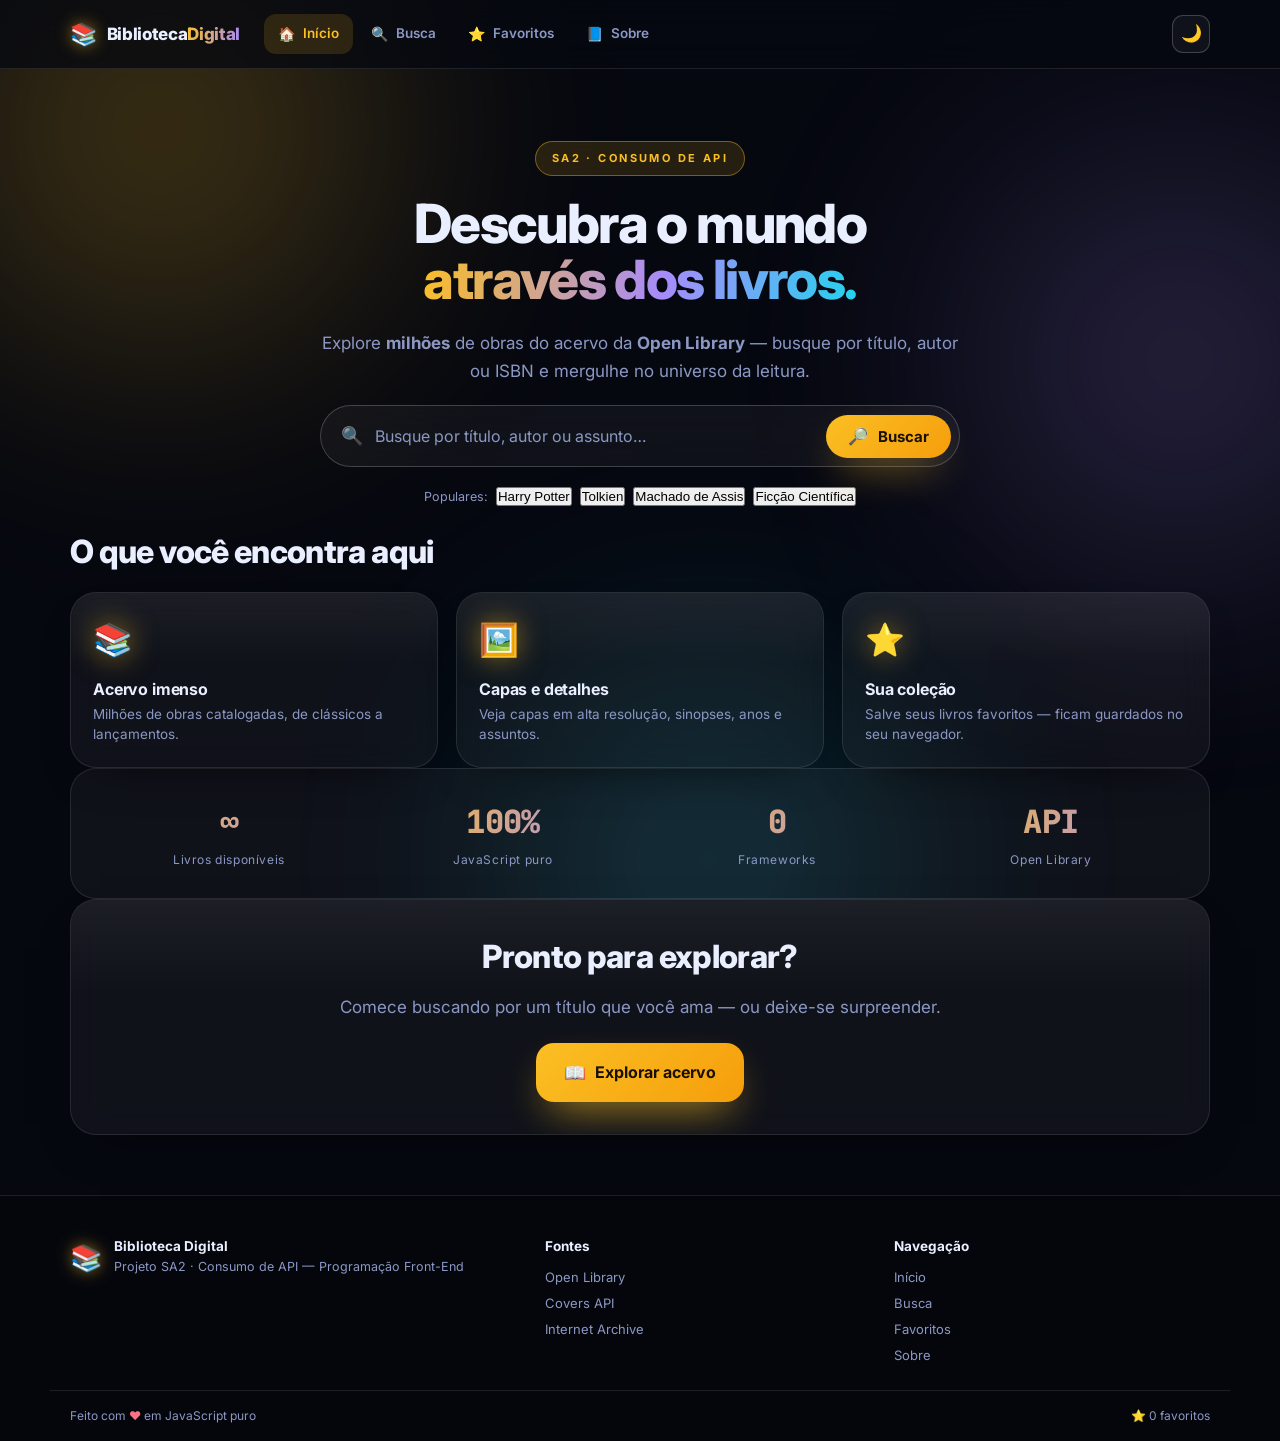
<file: biblioteca/index.html>
<!DOCTYPE html>
<html lang="pt-BR" data-tema="escuro">
<head>
  <meta charset="UTF-8" />
  <meta name="viewport" content="width=device-width, initial-scale=1.0" />
  <meta name="color-scheme" content="dark light" />
  <meta name="description" content="Biblioteca Digital — explore milhões de livros via API Open Library." />
  <title>Biblioteca Digital · Início</title>
  <link rel="preconnect" href="https://fonts.googleapis.com" />
  <link rel="preconnect" href="https://fonts.gstatic.com" crossorigin />
  <link href="https://fonts.googleapis.com/css2?family=Inter:wght@400;500;600;700;800&family=JetBrains+Mono:wght@500;700&family=Lora:ital,wght@0,400;0,600;1,400&display=swap" rel="stylesheet" />
  <link rel="stylesheet" href="css/base.css" />
</head>
<body>
  <div class="orbs" aria-hidden="true">
    <span class="orb orb--amber"></span>
    <span class="orb orb--violet"></span>
    <span class="orb orb--cyan"></span>
  </div>

  <div data-header></div>

  <main class="page">
    <!-- Hero -->
    <section class="hero">
      <span class="badge badge--amber">SA2 · Consumo de API</span>
      <h1 class="h1">
        Descubra o mundo<br />
        <span class="h1__grad">através dos livros.</span>
      </h1>
      <p class="lead">
        Explore <b>milhões</b> de obras do acervo da <b>Open Library</b> — busque
        por título, autor ou ISBN e mergulhe no universo da leitura.
      </p>

      <!-- Busca rápida -->
      <form id="formRapida" class="hero__search" action="busca.html" method="get" role="search">
        <span class="hero__search-icon" aria-hidden="true">🔍</span>
        <input
          id="buscaRapida"
          name="q"
          type="search"
          class="hero__input"
          placeholder="Busque por título, autor ou assunto…"
          autocomplete="off"
          aria-label="Buscar livros"
        />
        <button type="submit" class="btn btn--primary">
          <span class="btn__icon">🔎</span> Buscar
        </button>
      </form>

      <div class="hero__chips">
        <span class="muted" style="font-size:12.5px;">Populares:</span>
        <button type="button" class="chip-btn" data-busca="harry potter">Harry Potter</button>
        <button type="button" class="chip-btn" data-busca="tolkien">Tolkien</button>
        <button type="button" class="chip-btn" data-busca="machado de assis">Machado de Assis</button>
        <button type="button" class="chip-btn" data-busca="science fiction">Ficção Científica</button>
      </div>
    </section>

    <!-- Features -->
    <section class="stack-16">
      <h2 class="h2">O que você encontra aqui</h2>
      <div class="grid grid--3">
        <article class="card feature">
          <span class="feature__icon">📚</span>
          <h3 class="card__title">Acervo imenso</h3>
          <p class="card__subtitle">
            Milhões de obras catalogadas, de clássicos a lançamentos.
          </p>
        </article>
        <article class="card feature">
          <span class="feature__icon">🖼️</span>
          <h3 class="card__title">Capas e detalhes</h3>
          <p class="card__subtitle">
            Veja capas em alta resolução, sinopses, anos e assuntos.
          </p>
        </article>
        <article class="card feature">
          <span class="feature__icon">⭐</span>
          <h3 class="card__title">Sua coleção</h3>
          <p class="card__subtitle">
            Salve seus livros favoritos — ficam guardados no seu navegador.
          </p>
        </article>
      </div>
    </section>

    <!-- Stats -->
    <section class="stats">
      <div class="stat">
        <span class="stat__value">∞</span>
        <span class="stat__label">Livros disponíveis</span>
      </div>
      <div class="stat">
        <span class="stat__value">100%</span>
        <span class="stat__label">JavaScript puro</span>
      </div>
      <div class="stat">
        <span class="stat__value">0</span>
        <span class="stat__label">Frameworks</span>
      </div>
      <div class="stat">
        <span class="stat__value">API</span>
        <span class="stat__label">Open Library</span>
      </div>
    </section>

    <!-- CTA -->
    <section class="card card--pad-lg center">
      <h2 class="h2" style="margin-bottom:12px">Pronto para explorar?</h2>
      <p class="lead" style="margin-bottom:22px">
        Comece buscando por um título que você ama — ou deixe-se surpreender.
      </p>
      <a href="busca.html" class="btn btn--primary btn--lg">
        <span class="btn__icon">📖</span> Explorar acervo
      </a>
    </section>
  </main>

  <div data-footer></div>

  <script src="js/shared.js"></script>
  <script>
    // Busca rápida: chips preenchem o input
    document.querySelectorAll('.chip-btn').forEach((btn) => {
      btn.addEventListener('click', () => {
        document.getElementById('buscaRapida').value = btn.dataset.busca;
        document.getElementById('formRapida').submit();
      });
    });
  </script>
</body>
</html>
</file>
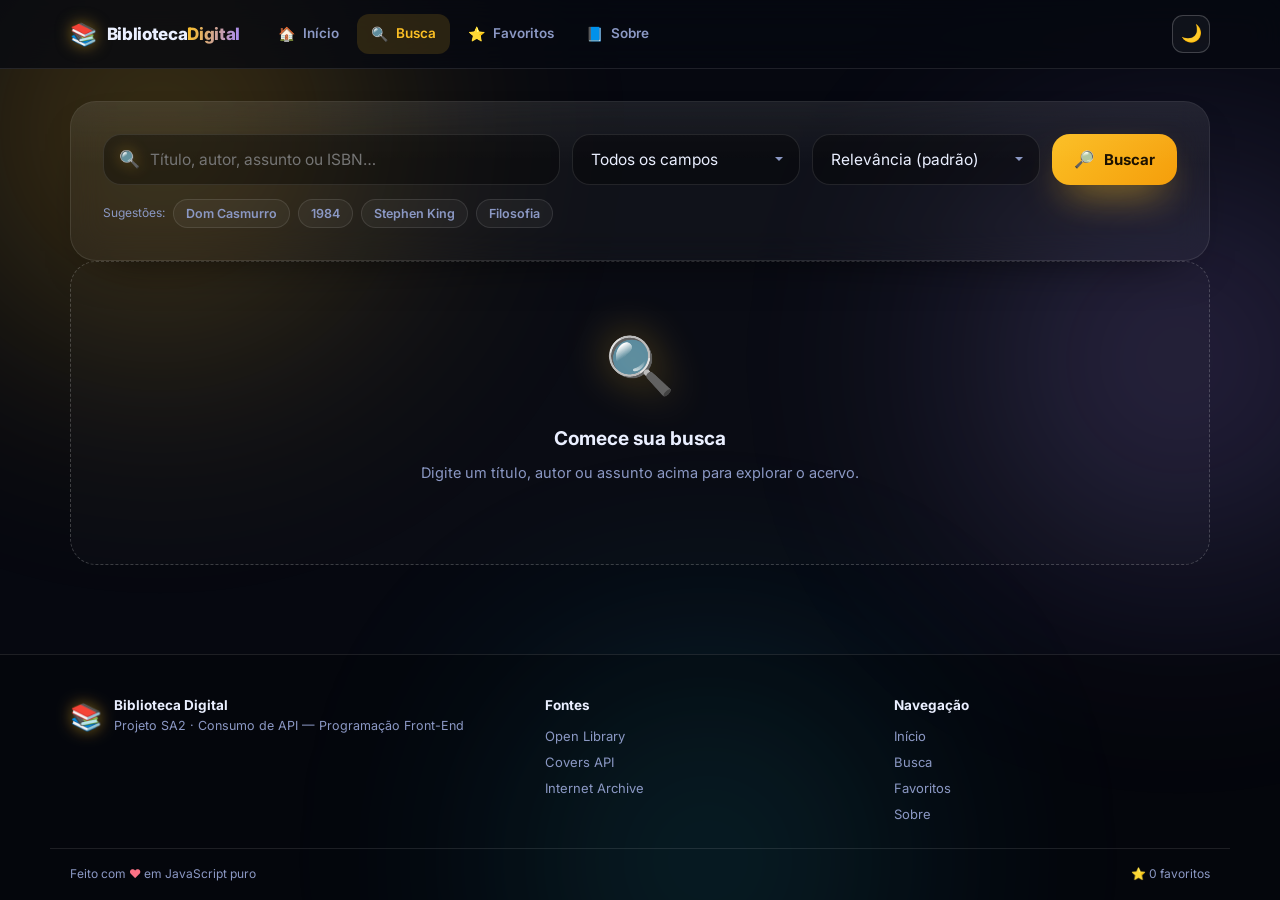
<file: biblioteca/busca.html>
<!DOCTYPE html>
<html lang="pt-BR" data-tema="escuro">
<head>
  <meta charset="UTF-8" />
  <meta name="viewport" content="width=device-width, initial-scale=1.0" />
  <meta name="color-scheme" content="dark light" />
  <title>Biblioteca Digital · Busca</title>
  <link rel="preconnect" href="https://fonts.googleapis.com" />
  <link rel="preconnect" href="https://fonts.gstatic.com" crossorigin />
  <link href="https://fonts.googleapis.com/css2?family=Inter:wght@400;500;600;700;800&family=JetBrains+Mono:wght@500;700&family=Lora:ital,wght@0,400;0,600;1,400&display=swap" rel="stylesheet" />
  <link rel="stylesheet" href="css/base.css" />
</head>
<body>
  <div class="orbs" aria-hidden="true">
    <span class="orb orb--amber"></span>
    <span class="orb orb--violet"></span>
    <span class="orb orb--cyan"></span>
  </div>

  <div data-header></div>

  <main class="page">
    <!-- Formulário de busca -->
    <section class="card card--pad-lg stack">
      <form id="formBusca" class="search-form" role="search" novalidate>
        <div class="search-form__row">
          <div class="search-form__input-wrap">
            <span class="search-form__icon" aria-hidden="true">🔍</span>
            <input
              id="termo"
              type="search"
              class="field-input"
              placeholder="Título, autor, assunto ou ISBN…"
              autocomplete="off"
              aria-label="Termo de busca"
            />
          </div>

          <div class="search-form__select-wrap">
            <select id="campo" class="field-input" aria-label="Campo de busca">
              <option value="">Todos os campos</option>
              <option value="title">Título</option>
              <option value="author">Autor</option>
              <option value="subject">Assunto</option>
              <option value="isbn">ISBN</option>
            </select>
          </div>

          <div class="search-form__select-wrap">
            <select id="ordenacao" class="field-input" aria-label="Ordenar por">
  <option value="">Relevância (padrão)</option>
  <option value="new">Mais recentes</option>
  <option value="old">Mais antigos</option>
  <option value="editions">Mais edições</option>
  <option value="random">Aleatório</option>
</select>
          </div>

          <button type="submit" class="btn btn--primary" id="btnBuscar">
            <span class="btn__icon">🔎</span>
            <span class="btn__text">Buscar</span>
          </button>
        </div>

        <div class="search-form__chips">
          <span class="muted" style="font-size:12px;">Sugestões:</span>
          <button type="button" class="chip-btn" data-busca="dom casmurro">Dom Casmurro</button>
          <button type="button" class="chip-btn" data-busca="1984 orwell">1984</button>
          <button type="button" class="chip-btn" data-busca="stephen king">Stephen King</button>
          <button type="button" class="chip-btn" data-busca="filosofia">Filosofia</button>
        </div>
      </form>
    </section>

    <!-- Info de resultados -->
    <section id="infoResultados" class="result-info is-hidden" aria-live="polite"></section>

    <!-- Grid de resultados -->
    <section id="areaResultados" aria-live="polite" aria-atomic="true"></section>

    <!-- Paginação -->
    <nav id="paginacao" class="pagination is-hidden" aria-label="Paginação"></nav>
  </main>

  <div data-footer></div>

  <script src="js/shared.js"></script>
  <script src="js/busca.js"></script>

  <style>
    .search-form { display: flex; flex-direction: column; gap: 14px; }
    .search-form__row {
      display: grid;
      grid-template-columns: 2fr 1fr 1fr auto;
      gap: 12px;
      align-items: stretch;
    }
    @media (max-width: 860px) {
      .search-form__row { grid-template-columns: 1fr 1fr; }
      .search-form__row .search-form__input-wrap { grid-column: 1 / -1; }
      .search-form__row .btn { grid-column: 1 / -1; }
    }

    .search-form__input-wrap { position: relative; display: flex; align-items: center; }
    .search-form__icon {
      position: absolute; left: 16px; font-size: 17px; pointer-events: none;
      filter: drop-shadow(0 0 8px rgba(251,191,36,.45));
    }
    .search-form__input-wrap .field-input { padding-left: 46px; }

    .search-form__select-wrap { position: relative; }
    .search-form__select-wrap .field-input {
      appearance: none; cursor: pointer;
      background-image: url("data:image/svg+xml;utf8,<svg xmlns='http://www.w3.org/2000/svg' width='12' height='12' viewBox='0 0 12 12'><path fill='%238b98c4' d='M6 8L2 4h8z'/></svg>");
      background-repeat: no-repeat;
      background-position: right 14px center;
      padding-right: 36px;
    }
    .search-form__select-wrap .field-input option { background: #0a0f1f; color: #eaefff; }

    .search-form__chips { display: flex; gap: 8px; flex-wrap: wrap; align-items: center; }
    .chip-btn {
      padding: 6px 12px; border-radius: 999px; cursor: pointer;
      font-family: inherit; font-size: 12.5px; font-weight: 600;
      color: var(--txt-muted);
      background: var(--surface);
      border: 1px solid var(--stroke);
      transition: transform 0.16s, background 0.2s, color 0.2s, border-color 0.2s;
    }
    .chip-btn:hover {
      transform: translateY(-2px);
      color: var(--amber);
      border-color: rgba(251, 191, 36, 0.5);
      background: rgba(251, 191, 36, 0.1);
    }

    .result-info {
      display: flex; align-items: center; gap: 12px; flex-wrap: wrap;
      padding: 14px 20px;
      border-radius: var(--radius);
      background: var(--surface);
      border: 1px solid var(--stroke);
      font-size: 13.5px;
      color: var(--txt-muted);
    }
    .result-info b { color: var(--txt); font-weight: 700; }

    /* Grid de livros */
    .books-grid {
      display: grid;
      grid-template-columns: repeat(auto-fill, minmax(200px, 1fr));
      gap: 20px;
    }
    @media (max-width: 520px) { .books-grid { grid-template-columns: repeat(2, 1fr); gap: 14px; } }

    .book-card {
      display: flex; flex-direction: column; gap: 12px;
      background: var(--surface);
      border: 1px solid var(--stroke);
      border-radius: var(--radius-lg);
      overflow: hidden;
      text-decoration: none;
      color: var(--txt);
      transition: transform 0.22s var(--ease), border-color 0.24s, box-shadow 0.24s;
      animation: aparecer 0.4s var(--ease) backwards;
    }
    .book-card:hover {
      transform: translateY(-4px);
      border-color: rgba(251, 191, 36, 0.45);
      box-shadow: 0 24px 50px -28px rgba(251, 191, 36, 0.7);
    }

    .book-card__cover {
      aspect-ratio: 2 / 3;
      background: linear-gradient(135deg, rgba(251,191,36,.15), rgba(167,139,250,.15));
      position: relative;
      overflow: hidden;
      display: flex; align-items: center; justify-content: center;
    }
    .book-card__cover img {
      width: 100%; height: 100%; object-fit: cover; display: block;
      transition: transform 0.5s var(--ease);
    }
    .book-card:hover .book-card__cover img { transform: scale(1.06); }
    .book-card__cover-fallback {
      font-size: 48px; opacity: 0.5;
      filter: drop-shadow(0 0 20px rgba(251,191,36,.5));
    }

    .book-card__body {
      padding: 14px 16px 18px;
      display: flex; flex-direction: column; gap: 6px;
      flex: 1;
    }
    .book-card__title {
      font-family: 'Lora', Georgia, serif;
      font-size: 15.5px; font-weight: 600; line-height: 1.3;
      color: var(--txt);
      display: -webkit-box;
      -webkit-line-clamp: 2;
      -webkit-box-orient: vertical;
      overflow: hidden;
      letter-spacing: -0.01em;
    }
    .book-card__author {
      font-size: 12.5px; color: var(--txt-muted);
      display: -webkit-box;
      -webkit-line-clamp: 1;
      -webkit-box-orient: vertical;
      overflow: hidden;
    }
    .book-card__meta {
      margin-top: auto;
      padding-top: 10px;
      display: flex; align-items: center; justify-content: space-between;
      gap: 8px;
      font-family: 'JetBrains Mono', ui-monospace, monospace;
      font-size: 11px;
      color: var(--txt-muted);
    }
    .book-card__year { opacity: 0.7; }

    .book-card__fav {
      width: 30px; height: 30px;
      display: inline-flex; align-items: center; justify-content: center;
      border-radius: 8px;
      background: rgba(0,0,0,0.35);
      border: 1px solid var(--stroke);
      color: var(--txt-muted);
      font-size: 14px; cursor: pointer;
      transition: transform 0.16s, background 0.2s, color 0.2s;
      -webkit-tap-highlight-color: transparent;
    }
    .book-card__fav:hover { transform: scale(1.12); color: var(--amber); }
    .book-card__fav.is-active { color: var(--amber); background: rgba(251,191,36,.15); border-color: rgba(251,191,36,.5); }

    /* Paginação */
    .pagination { display: flex; justify-content: center; gap: 6px; flex-wrap: wrap; }
    .page-btn {
      min-width: 38px; height: 38px; padding: 0 12px;
      display: inline-flex; align-items: center; justify-content: center;
      border-radius: 10px;
      background: var(--surface);
      border: 1px solid var(--stroke);
      color: var(--txt);
      font-family: 'JetBrains Mono', ui-monospace, monospace;
      font-size: 13px; font-weight: 700;
      cursor: pointer;
      transition: transform 0.16s, background 0.2s, border-color 0.2s, color 0.2s;
    }
    .page-btn:hover:not(:disabled):not(.is-active) {
      transform: translateY(-2px);
      border-color: rgba(251,191,36,.5);
      color: var(--amber);
    }
    .page-btn.is-active {
      background: linear-gradient(135deg, #fbbf24, #f59e0b);
      color: #1a1000;
      border-color: transparent;
    }
    .page-btn:disabled { opacity: 0.35; cursor: not-allowed; }

    /* Skeleton de cards */
    .skeleton-book {
      border-radius: var(--radius-lg);
      overflow: hidden;
      background: var(--surface);
      border: 1px solid var(--stroke);
      display: flex; flex-direction: column;
    }
    .skeleton-book__cover {
      aspect-ratio: 2 / 3;
      background: linear-gradient(90deg, rgba(255,255,255,.04) 25%, rgba(255,255,255,.1) 50%, rgba(255,255,255,.04) 75%);
      background-size: 200% 100%;
      animation: shimmer 1.5s infinite;
    }
    .skeleton-book__body { padding: 14px 16px; display: flex; flex-direction: column; gap: 8px; }
    .skeleton-book__line { height: 12px; border-radius: 6px; background: linear-gradient(90deg, rgba(255,255,255,.04) 25%, rgba(255,255,255,.1) 50%, rgba(255,255,255,.04) 75%); background-size: 200% 100%; animation: shimmer 1.5s infinite; }
    .skeleton-book__line--lg { height: 16px; width: 80%; }
    .skeleton-book__line--sm { height: 10px; width: 50%; }
  </style>
</body>
</html>
</file>
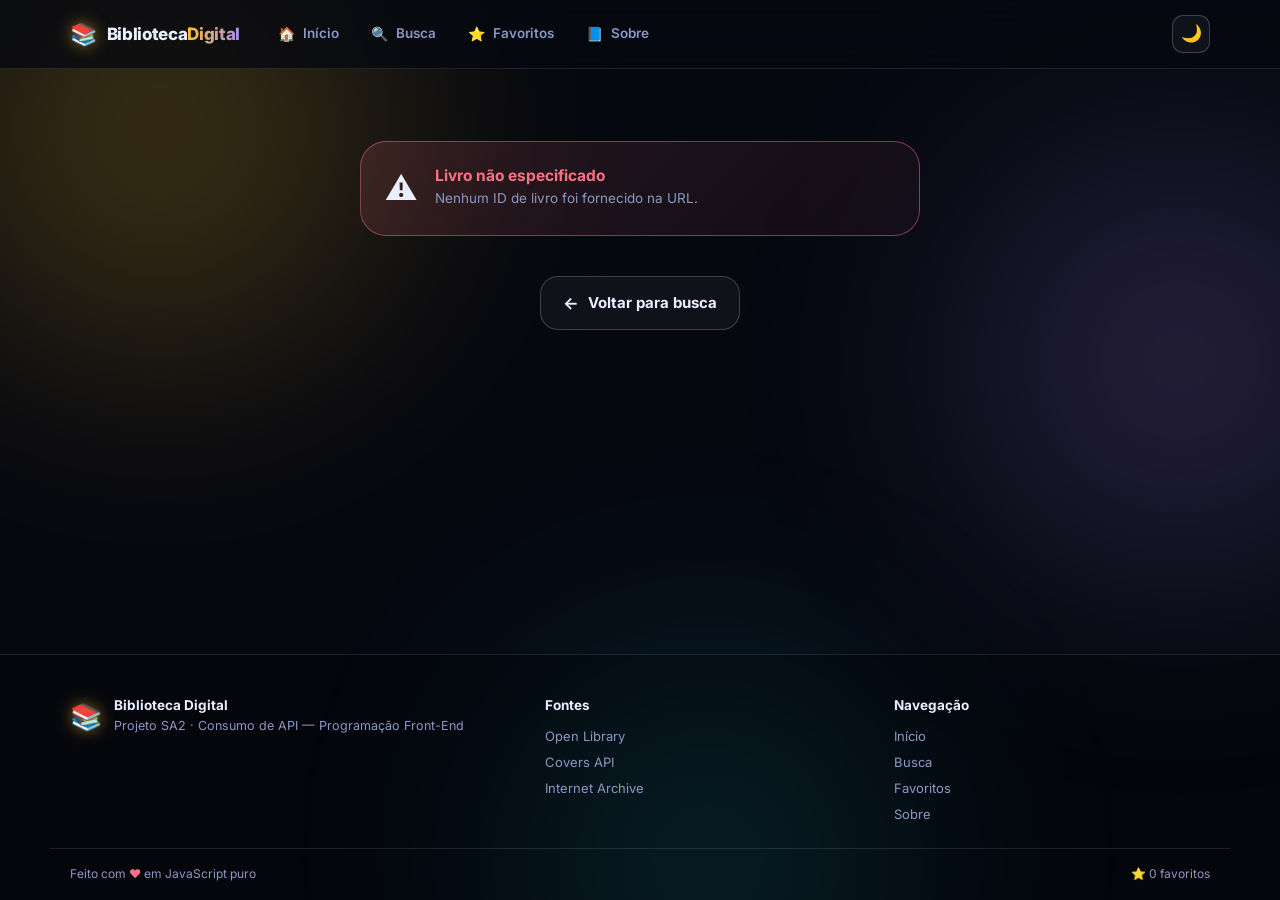
<file: biblioteca/detalhes.html>
<!DOCTYPE html>
<html lang="pt-BR" data-tema="escuro">
<head>
  <meta charset="UTF-8" />
  <meta name="viewport" content="width=device-width, initial-scale=1.0" />
  <meta name="color-scheme" content="dark light" />
  <title>Biblioteca Digital · Detalhes</title>
  <link rel="preconnect" href="https://fonts.googleapis.com" />
  <link rel="preconnect" href="https://fonts.gstatic.com" crossorigin />
  <link href="https://fonts.googleapis.com/css2?family=Inter:wght@400;500;600;700;800&family=JetBrains+Mono:wght@500;700&family=Lora:ital,wght@0,400;0,600;1,400&display=swap" rel="stylesheet" />
  <link rel="stylesheet" href="css/base.css" />
</head>
<body>
  <div class="orbs" aria-hidden="true">
    <span class="orb orb--amber"></span>
    <span class="orb orb--violet"></span>
    <span class="orb orb--cyan"></span>
  </div>

  <div data-header></div>

  <main class="page page--narrow">
    <div id="areaDetalhes" aria-live="polite" aria-atomic="true"></div>
  </main>

  <div data-footer></div>

  <script src="js/shared.js"></script>
  <script src="js/detalhes.js"></script>

  <style>
    /* Cabeçalho do livro */
    .book-hero {
      display: grid;
      grid-template-columns: 260px 1fr;
      gap: 32px;
      align-items: start;
      animation: aparecer 0.5s var(--ease);
    }
    @media (max-width: 720px) {
      .book-hero { grid-template-columns: 1fr; gap: 20px; }
    }

    .book-hero__cover {
      aspect-ratio: 2 / 3;
      border-radius: var(--radius-lg);
      overflow: hidden;
      background: linear-gradient(135deg, rgba(251,191,36,.15), rgba(167,139,250,.15));
      box-shadow: 0 30px 60px -30px rgba(0,0,0,.8);
      position: relative;
      display: flex; align-items: center; justify-content: center;
    }
    .book-hero__cover img { width: 100%; height: 100%; object-fit: cover; display: block; }
    .book-hero__cover-fallback { font-size: 80px; opacity: 0.4; }

    .book-hero__body { display: flex; flex-direction: column; gap: 14px; padding-top: 4px; }

    .book-hero__badges { display: flex; gap: 8px; flex-wrap: wrap; }

    .book-hero__title {
      font-family: 'Lora', Georgia, serif;
      font-size: clamp(26px, 4.4vw, 42px);
      font-weight: 700;
      line-height: 1.1;
      letter-spacing: -0.02em;
    }
    .book-hero__author {
      font-size: 16px; color: var(--amber); font-weight: 600;
    }
    .book-hero__author a { color: inherit; text-decoration: none; }
    .book-hero__author a:hover { text-decoration: underline; }

    .book-hero__desc {
      font-size: 15px; line-height: 1.7;
      color: var(--txt-muted);
      font-family: 'Lora', Georgia, serif;
      display: -webkit-box;
      -webkit-line-clamp: 6;
      -webkit-box-orient: vertical;
      overflow: hidden;
    }
    .book-hero__desc.is-expandido { -webkit-line-clamp: unset; }
    .btn-toggle-desc {
      background: none; border: 0;
      color: var(--cyan);
      font-family: inherit; font-size: 13px; font-weight: 600;
      cursor: pointer; padding: 0; text-decoration: underline;
      align-self: flex-start;
    }

    .book-hero__actions { display: flex; gap: 10px; flex-wrap: wrap; margin-top: 6px; }

    /* Grid de informações */
    .book-info {
      display: grid;
      grid-template-columns: repeat(auto-fit, minmax(180px, 1fr));
      gap: 12px;
      margin-top: 12px;
    }
    .info-cell {
      padding: 14px 16px;
      background: var(--surface);
      border: 1px solid var(--stroke);
      border-radius: var(--radius);
    }
    .info-cell__label {
      font-size: 10.5px; font-weight: 700; letter-spacing: 0.2em;
      text-transform: uppercase; color: var(--txt-muted);
      margin-bottom: 6px;
    }
    .info-cell__value {
      font-size: 15px; font-weight: 600; color: var(--txt);
      font-variant-numeric: tabular-nums;
      word-break: break-word;
    }

    /* Tags de assunto */
    .subjects {
      display: flex; gap: 8px; flex-wrap: wrap; margin-top: 8px;
    }
    .subject-tag {
      padding: 6px 12px;
      font-size: 12px; font-weight: 600;
      border-radius: 999px;
      background: rgba(167, 139, 250, 0.12);
      border: 1px solid rgba(167, 139, 250, 0.35);
      color: var(--violet);
      text-decoration: none;
      transition: transform 0.16s, background 0.2s;
    }
    .subject-tag:hover { transform: translateY(-2px); background: rgba(167,139,250,.22); }

    /* Botão de favorito grande */
    .btn-fav-grande {
      display: inline-flex; align-items: center; gap: 8px;
      padding: 12px 18px; border-radius: var(--radius);
      background: var(--surface);
      border: 1px solid var(--stroke-strong);
      color: var(--txt);
      font-family: inherit; font-size: 14px; font-weight: 700;
      cursor: pointer;
      transition: transform 0.16s, background 0.2s, border-color 0.2s, color 0.2s;
    }
    .btn-fav-grande:hover { transform: translateY(-2px); border-color: rgba(251,191,36,.5); }
    .btn-fav-grande.is-active {
      background: rgba(251, 191, 36, 0.15);
      border-color: rgba(251, 191, 36, 0.6);
      color: var(--amber);
    }
  </style>
</body>
</html>
</file>
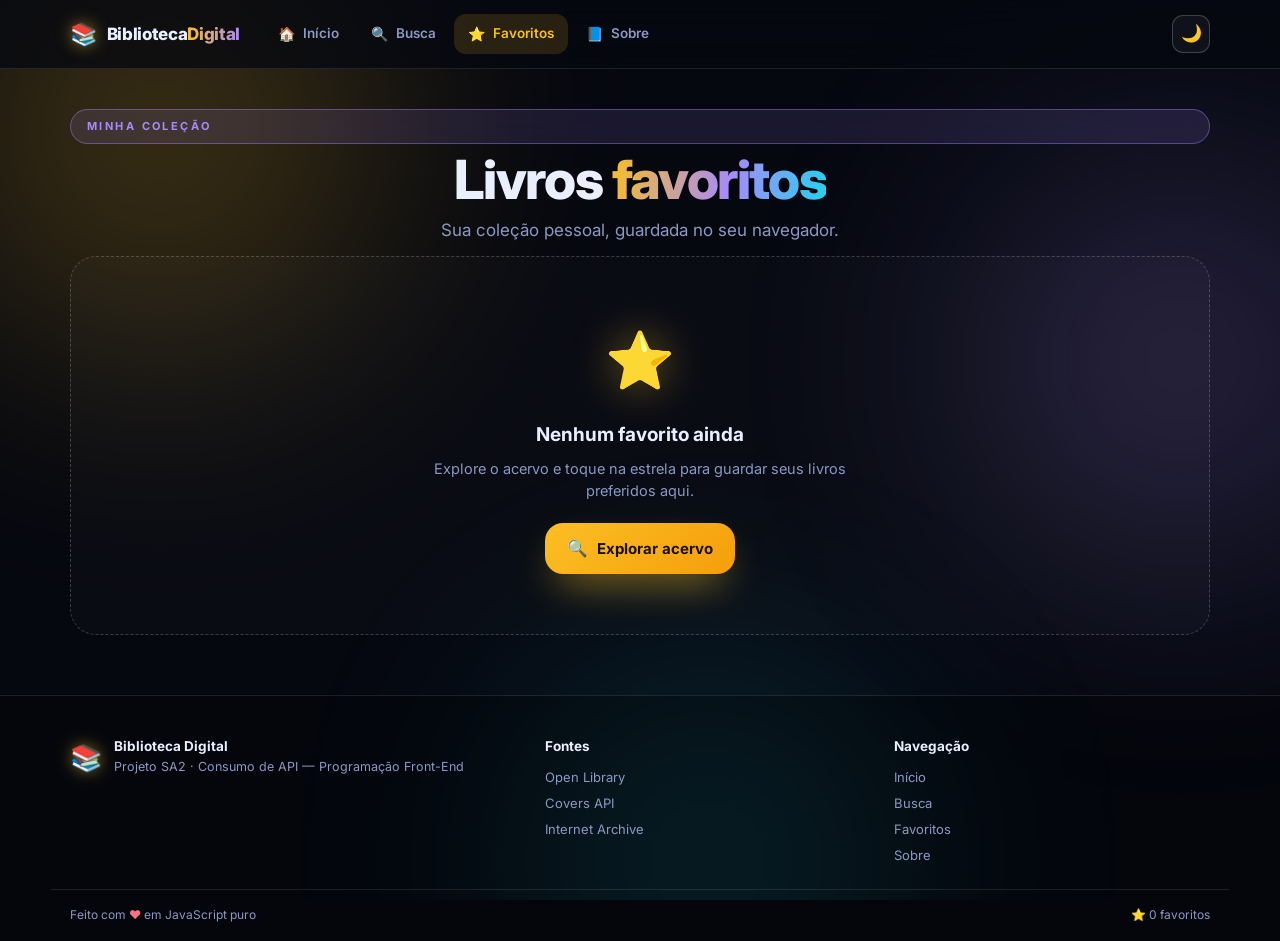
<file: biblioteca/favoritos.html>
<!DOCTYPE html>
<html lang="pt-BR" data-tema="escuro">
<head>
  <meta charset="UTF-8" />
  <meta name="viewport" content="width=device-width, initial-scale=1.0" />
  <meta name="color-scheme" content="dark light" />
  <title>Biblioteca Digital · Favoritos</title>
  <link rel="preconnect" href="https://fonts.googleapis.com" />
  <link rel="preconnect" href="https://fonts.gstatic.com" crossorigin />
  <link href="https://fonts.googleapis.com/css2?family=Inter:wght@400;500;600;700;800&family=JetBrains+Mono:wght@500;700&family=Lora:ital,wght@0,400;0,600;1,400&display=swap" rel="stylesheet" />
  <link rel="stylesheet" href="css/base.css" />
</head>
<body>
  <div class="orbs" aria-hidden="true">
    <span class="orb orb--amber"></span>
    <span class="orb orb--violet"></span>
    <span class="orb orb--cyan"></span>
  </div>

  <div data-header></div>

  <main class="page">
    <header class="center stack-8" style="padding: 8px 0 12px;">
      <span class="badge badge--violet">Minha Coleção</span>
      <h1 class="h1">Livros <span class="h1__grad">favoritos</span></h1>
      <p class="lead">Sua coleção pessoal, guardada no seu navegador.</p>
    </header>

    <div class="row" id="acoes" style="justify-content: space-between; margin-bottom: 22px;">
      <span class="muted" id="contador" style="font-size:13.5px;"></span>
      <button type="button" class="btn btn--danger" id="btnLimpar">
        <span class="btn__icon">🗑️</span> Limpar tudo
      </button>
    </div>

    <section id="areaFavoritos"></section>
  </main>

  <div data-footer></div>

  <script src="js/shared.js"></script>
  <script src="js/favoritos.js"></script>

  <style>
    .books-grid {
      display: grid;
      grid-template-columns: repeat(auto-fill, minmax(200px, 1fr));
      gap: 20px;
    }
    @media (max-width: 520px) { .books-grid { grid-template-columns: repeat(2, 1fr); gap: 14px; } }

    .book-card {
      display: flex; flex-direction: column;
      background: var(--surface);
      border: 1px solid var(--stroke);
      border-radius: var(--radius-lg);
      overflow: hidden;
      text-decoration: none;
      color: var(--txt);
      transition: transform 0.22s var(--ease), border-color 0.24s, box-shadow 0.24s;
      animation: aparecer 0.4s var(--ease) backwards;
      position: relative;
    }
    .book-card:hover {
      transform: translateY(-4px);
      border-color: rgba(251, 191, 36, 0.45);
      box-shadow: 0 24px 50px -28px rgba(251, 191, 36, 0.7);
    }
    .book-card__cover {
      aspect-ratio: 2 / 3;
      background: linear-gradient(135deg, rgba(251,191,36,.15), rgba(167,139,250,.15));
      overflow: hidden; display: flex; align-items: center; justify-content: center;
    }
    .book-card__cover img { width: 100%; height: 100%; object-fit: cover; display: block; }
    .book-card__cover-fallback { font-size: 48px; opacity: 0.5; }
    .book-card__body { padding: 14px 16px 18px; display: flex; flex-direction: column; gap: 6px; flex: 1; }
    .book-card__title {
      font-family: 'Lora', Georgia, serif;
      font-size: 15.5px; font-weight: 600; line-height: 1.3;
      display: -webkit-box; -webkit-line-clamp: 2; -webkit-box-orient: vertical; overflow: hidden;
    }
    .book-card__author { font-size: 12.5px; color: var(--txt-muted); }
    .book-card__meta {
      margin-top: auto; padding-top: 10px;
      display: flex; align-items: center; justify-content: space-between;
      font-family: 'JetBrains Mono', ui-monospace, monospace;
      font-size: 11px; color: var(--txt-muted);
    }
    .book-card__remove {
      width: 30px; height: 30px;
      display: inline-flex; align-items: center; justify-content: center;
      border-radius: 8px;
      background: rgba(251,113,133,.1);
      border: 1px solid rgba(251,113,133,.3);
      color: var(--red);
      font-size: 14px; cursor: pointer;
      transition: transform 0.16s, background 0.2s;
    }
    .book-card__remove:hover { transform: scale(1.12); background: rgba(251,113,133,.22); }
  </style>
</body>
</html>
</file>
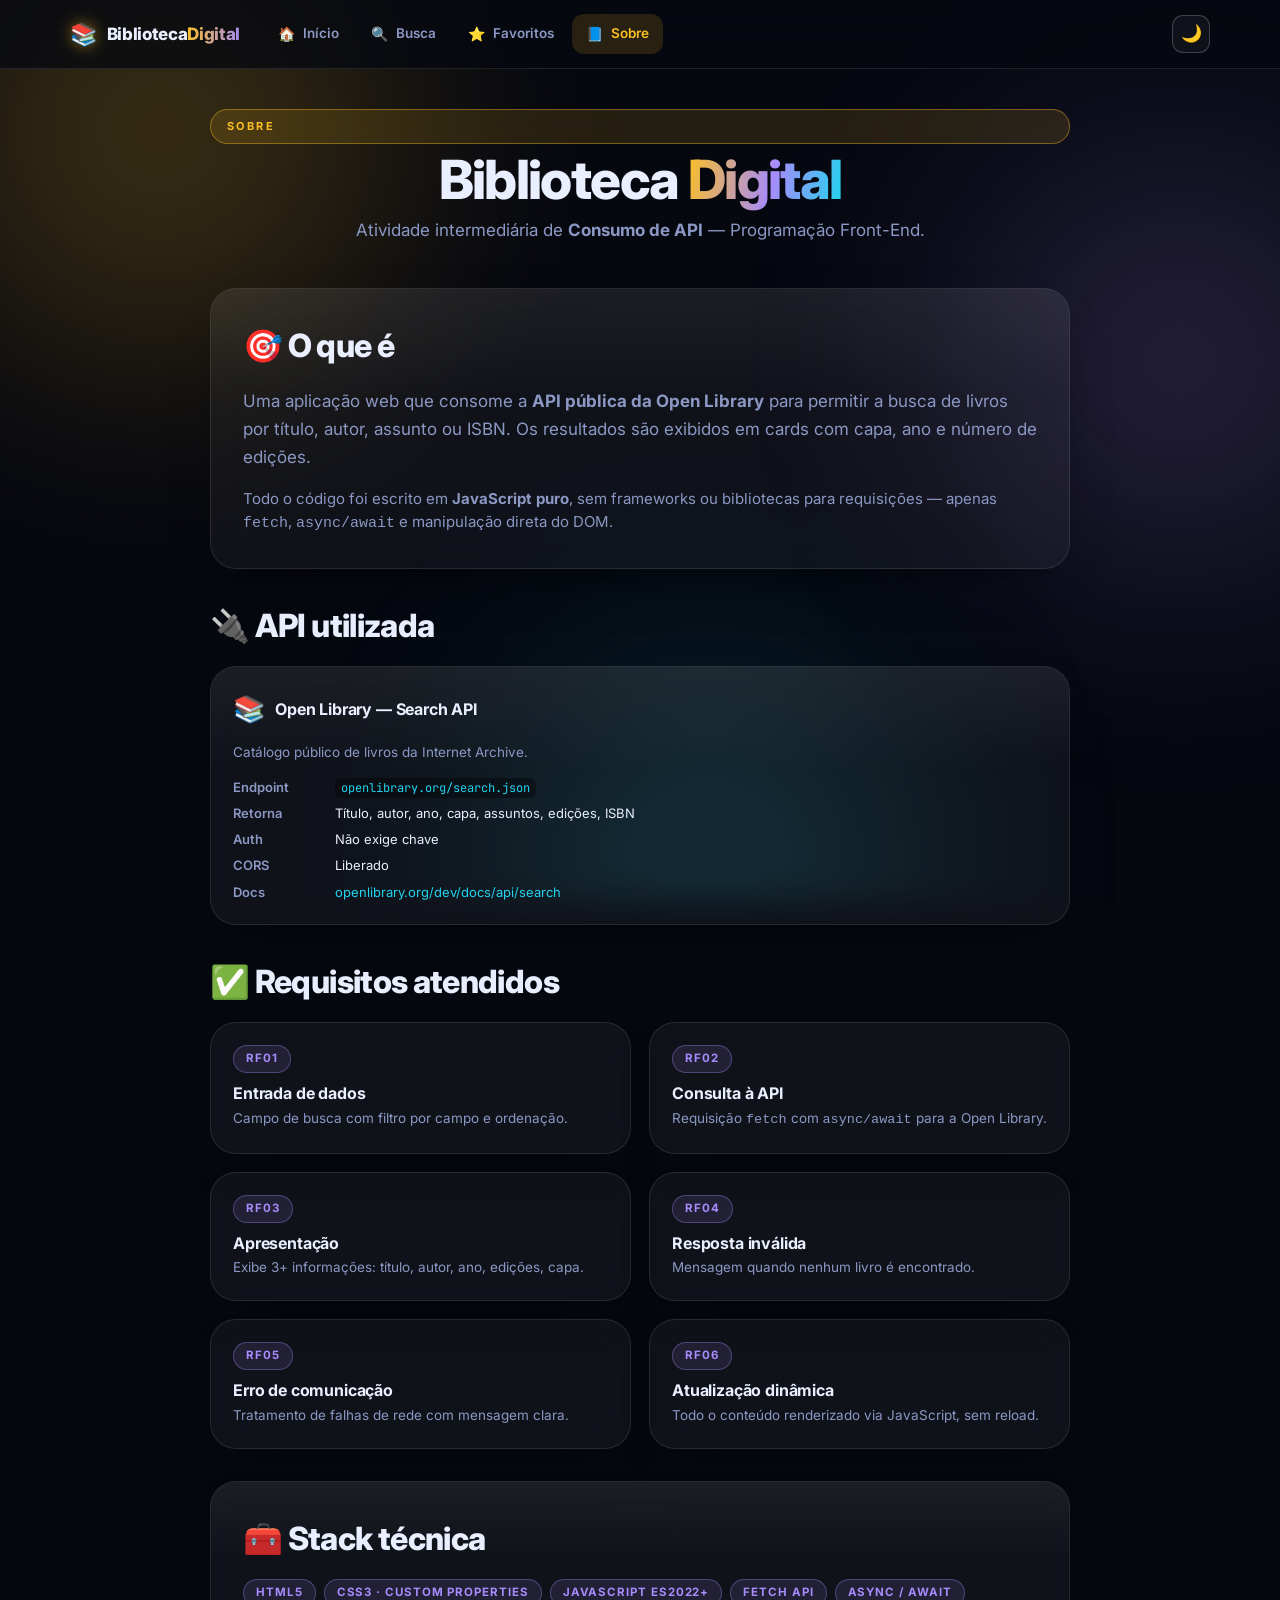
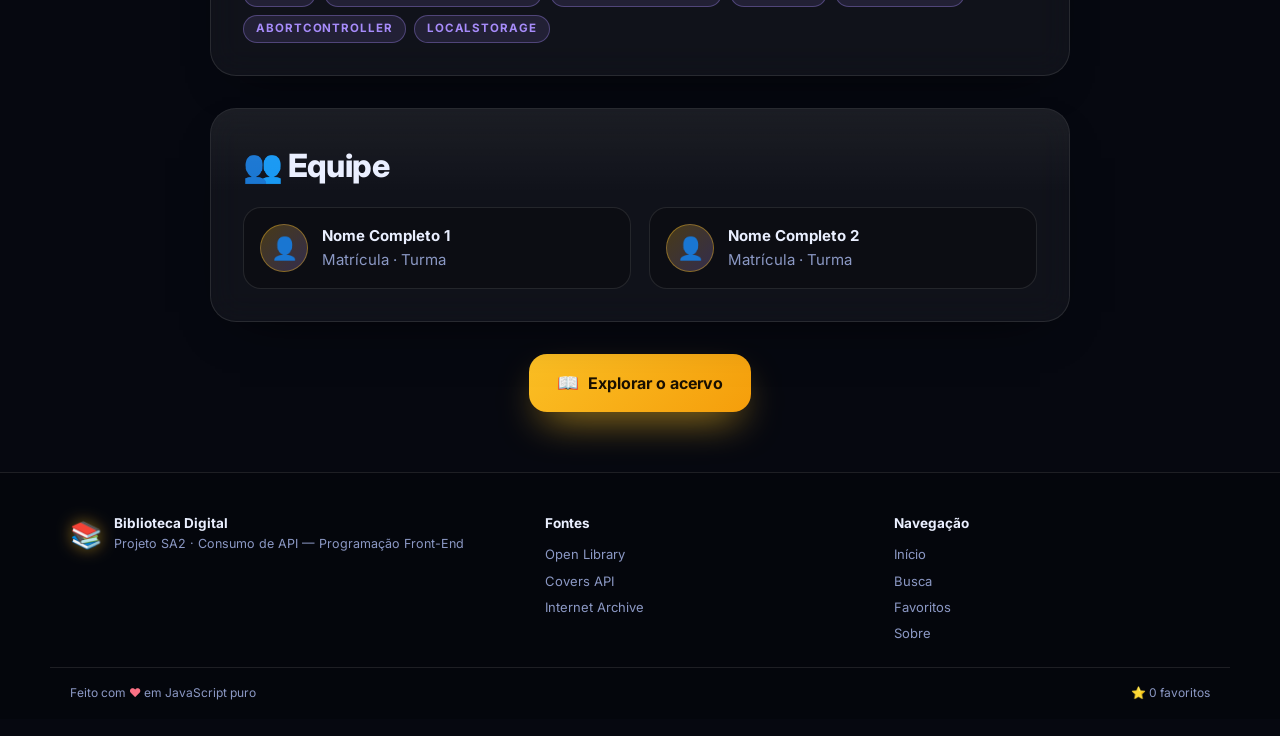
<file: biblioteca/sobre.html>
<!DOCTYPE html>
<html lang="pt-BR" data-tema="escuro">
<head>
  <meta charset="UTF-8" />
  <meta name="viewport" content="width=device-width, initial-scale=1.0" />
  <meta name="color-scheme" content="dark light" />
  <title>Biblioteca Digital · Sobre</title>
  <link rel="preconnect" href="https://fonts.googleapis.com" />
  <link rel="preconnect" href="https://fonts.gstatic.com" crossorigin />
  <link href="https://fonts.googleapis.com/css2?family=Inter:wght@400;500;600;700;800&family=JetBrains+Mono:wght@500;700&family=Lora:ital,wght@0,400;0,600;1,400&display=swap" rel="stylesheet" />
  <link rel="stylesheet" href="css/base.css" />
</head>
<body>
  <div class="orbs" aria-hidden="true">
    <span class="orb orb--amber"></span>
    <span class="orb orb--violet"></span>
    <span class="orb orb--cyan"></span>
  </div>

  <div data-header></div>

  <main class="page page--narrow stack stack--lg">
    <header class="center stack-8" style="padding: 8px 0 12px;">
      <span class="badge badge--amber">Sobre</span>
      <h1 class="h1">Biblioteca <span class="h1__grad">Digital</span></h1>
      <p class="lead">Atividade intermediária de <b>Consumo de API</b> — Programação Front-End.</p>
    </header>

    <section class="card card--pad-lg stack-16">
      <h2 class="h2">🎯 O que é</h2>
      <p class="lead">
        Uma aplicação web que consome a <b>API pública da Open Library</b> para
        permitir a busca de livros por título, autor, assunto ou ISBN. Os resultados
        são exibidos em cards com capa, ano e número de edições.
      </p>
      <p class="muted">
        Todo o código foi escrito em <b>JavaScript puro</b>, sem frameworks ou
        bibliotecas para requisições — apenas <code>fetch</code>, <code>async/await</code> e
        manipulação direta do DOM.
      </p>
    </section>

    <section class="stack-16">
      <h2 class="h2">🔌 API utilizada</h2>
      <div class="card">
        <div class="row" style="gap:10px; margin-bottom:12px;">
          <span style="font-size:26px">📚</span>
          <h3 class="card__title">Open Library — Search API</h3>
        </div>
        <p class="card__subtitle" style="margin-bottom:14px;">
          Catálogo público de livros da Internet Archive.
        </p>
        <dl class="api-info">
          <dt>Endpoint</dt><dd><code>openlibrary.org/search.json</code></dd>
          <dt>Retorna</dt><dd>Título, autor, ano, capa, assuntos, edições, ISBN</dd>
          <dt>Auth</dt><dd>Não exige chave</dd>
          <dt>CORS</dt><dd>Liberado</dd>
          <dt>Docs</dt><dd><a href="https://openlibrary.org/dev/docs/api/search" target="_blank" rel="noopener noreferrer">openlibrary.org/dev/docs/api/search</a></dd>
        </dl>
      </div>
    </section>

    <section class="stack-16">
      <h2 class="h2">✅ Requisitos atendidos</h2>
      <div class="grid grid--2">
        <div class="card card--flat">
          <span class="chip">RF01</span>
          <h3 class="card__title" style="margin-top:8px">Entrada de dados</h3>
          <p class="card__subtitle">Campo de busca com filtro por campo e ordenação.</p>
        </div>
        <div class="card card--flat">
          <span class="chip">RF02</span>
          <h3 class="card__title" style="margin-top:8px">Consulta à API</h3>
          <p class="card__subtitle">Requisição <code>fetch</code> com <code>async/await</code> para a Open Library.</p>
        </div>
        <div class="card card--flat">
          <span class="chip">RF03</span>
          <h3 class="card__title" style="margin-top:8px">Apresentação</h3>
          <p class="card__subtitle">Exibe 3+ informações: título, autor, ano, edições, capa.</p>
        </div>
        <div class="card card--flat">
          <span class="chip">RF04</span>
          <h3 class="card__title" style="margin-top:8px">Resposta inválida</h3>
          <p class="card__subtitle">Mensagem quando nenhum livro é encontrado.</p>
        </div>
        <div class="card card--flat">
          <span class="chip">RF05</span>
          <h3 class="card__title" style="margin-top:8px">Erro de comunicação</h3>
          <p class="card__subtitle">Tratamento de falhas de rede com mensagem clara.</p>
        </div>
        <div class="card card--flat">
          <span class="chip">RF06</span>
          <h3 class="card__title" style="margin-top:8px">Atualização dinâmica</h3>
          <p class="card__subtitle">Todo o conteúdo renderizado via JavaScript, sem reload.</p>
        </div>
      </div>
    </section>

    <section class="card card--pad-lg stack-16">
      <h2 class="h2">🧰 Stack técnica</h2>
      <div class="row" style="gap:8px">
        <span class="chip">HTML5</span>
        <span class="chip">CSS3 · Custom Properties</span>
        <span class="chip">JavaScript ES2022+</span>
        <span class="chip">Fetch API</span>
        <span class="chip">Async / Await</span>
        <span class="chip">AbortController</span>
        <span class="chip">localStorage</span>
      </div>
    </section>

    <section class="card card--pad-lg stack-16">
      <h2 class="h2">👥 Equipe</h2>
      <div class="grid grid--2">
        <div class="team-card">
          <div class="team-card__avatar">👤</div>
          <div><strong>Nome Completo 1</strong><p class="muted">Matrícula · Turma</p></div>
        </div>
        <div class="team-card">
          <div class="team-card__avatar">👤</div>
          <div><strong>Nome Completo 2</strong><p class="muted">Matrícula · Turma</p></div>
        </div>
      </div>
    </section>

    <section class="center">
      <a href="busca.html" class="btn btn--primary btn--lg">
        <span class="btn__icon">📖</span> Explorar o acervo
      </a>
    </section>
  </main>

  <div data-footer></div>

  <script src="js/shared.js"></script>

  <style>
    .chip {
      display: inline-block; padding: 4px 12px; border-radius: 999px;
      background: rgba(167,139,250,.12); border: 1px solid rgba(167,139,250,.35);
      color: var(--violet); font-size: 11.5px; font-weight: 700;
      letter-spacing: 0.08em; text-transform: uppercase;
    }
    .api-info { display: grid; grid-template-columns: 90px 1fr; gap: 6px 12px; font-size: 13px; }
    .api-info dt { color: var(--txt-muted); font-weight: 600; }
    .api-info dd { color: var(--txt); word-break: break-all; }
    .api-info code {
      font-family: 'JetBrains Mono', monospace; font-size: 12px;
      background: rgba(0,0,0,.35); padding: 2px 6px; border-radius: 6px; color: var(--cyan);
    }
    .api-info a { color: var(--cyan); text-decoration: none; }
    .api-info a:hover { text-decoration: underline; }

    .team-card {
      display: flex; align-items: center; gap: 14px; padding: 16px;
      background: rgba(0,0,0,.25); border: 1px solid var(--stroke);
      border-radius: var(--radius);
    }
    .team-card__avatar {
      width: 48px; height: 48px; border-radius: 50%;
      display: inline-flex; align-items: center; justify-content: center;
      font-size: 22px; flex-shrink: 0;
      background: linear-gradient(135deg, rgba(251,191,36,.25), rgba(167,139,250,.25));
      border: 1px solid rgba(251,191,36,.4);
    }
  </style>
</body>
</html>
</file>
<file: biblioteca/css/base.css>
/* =========================================================
   1. RESET & TOKENS
   ========================================================= */
*,*::before,*::after { box-sizing: border-box; margin: 0; padding: 0; }

:root {
  --bg: #060810;
  --surface: rgba(255, 255, 255, 0.045);
  --surface-2: rgba(255, 255, 255, 0.07);
  --stroke: rgba(255, 255, 255, 0.10);
  --stroke-strong: rgba(255, 255, 255, 0.20);

  --txt: #eaefff;
  --txt-muted: #8b98c4;

  --cyan: #22d3ee;
  --amber: #fbbf24;
  --violet: #a78bfa;
  --green: #34d399;
  --red: #fb7185;

  --radius-sm: 12px;
  --radius: 18px;
  --radius-lg: 26px;

  --shadow-lg: 0 30px 70px -32px rgba(0, 0, 0, 0.95);
  --shadow-card: 0 20px 50px -30px rgba(0, 0, 0, 0.85);

  --ease: cubic-bezier(0.2, 0.9, 0.3, 1.2);
  --max-w: 1180px;
}

html[data-tema="claro"] {
  --bg: #f7f5f0;
  --surface: rgba(255, 255, 255, 0.85);
  --surface-2: rgba(255, 255, 255, 0.98);
  --stroke: rgba(60, 40, 20, 0.12);
  --stroke-strong: rgba(60, 40, 20, 0.22);
  --txt: #1a1408;
  --txt-muted: #7a6a55;
  --cyan: #0891b2;
  --amber: #d97706;
  --violet: #7c3aed;
  --green: #059669;
  --red: #dc2626;
  --shadow-lg: 0 30px 70px -34px rgba(60, 40, 20, 0.28);
}

html { scroll-behavior: smooth; }

body {
  min-height: 100vh;
  font-family: 'Inter', ui-sans-serif, system-ui, -apple-system, sans-serif;
  font-size: 15px;
  line-height: 1.55;
  color: var(--txt);
  background: var(--bg);
  -webkit-font-smoothing: antialiased;
  overflow-x: hidden;
  transition: background 0.35s ease, color 0.35s ease;
  display: flex;
  flex-direction: column;
}

.sr-only {
  position: absolute; width: 1px; height: 1px;
  padding: 0; margin: -1px; overflow: hidden;
  clip: rect(0 0 0 0); white-space: nowrap; border: 0;
}
.is-hidden { display: none !important; }

/* =========================================================
   2. FUNDO DECORATIVO
   ========================================================= */
.orbs {
  position: fixed; inset: 0; z-index: -1;
  overflow: hidden; pointer-events: none;
}
.orb {
  position: absolute; border-radius: 50%;
  filter: blur(130px); opacity: 0.45;
  will-change: transform; transition: opacity 0.4s ease;
}
html[data-tema="claro"] .orb { opacity: 0.28; }
.orb--amber  { width: 620px; height: 620px; background: radial-gradient(circle, rgba(251,191,36,.85), transparent 70%);  top: -180px; left: -150px; animation: flutuar 26s ease-in-out infinite alternate; }
.orb--violet { width: 560px; height: 560px; background: radial-gradient(circle, rgba(167,139,250,.8), transparent 70%); top: 80px; right: -180px; animation: flutuar 30s ease-in-out infinite alternate-reverse; }
.orb--cyan   { width: 520px; height: 520px; background: radial-gradient(circle, rgba(34,211,238,.7), transparent 70%);  bottom: -220px; left: 35%; animation: flutuar 34s ease-in-out infinite alternate; }

@keyframes flutuar {
  from { transform: translate3d(0,0,0) scale(1); }
  to   { transform: translate3d(40px,30px,0) scale(1.12); }
}

/* =========================================================
   3. LAYOUT
   ========================================================= */
.page {
  flex: 1;
  width: 100%;
  max-width: var(--max-w);
  margin: 0 auto;
  padding: 32px 20px 60px;
}
.page--narrow { max-width: 900px; }

.stack    { display: flex; flex-direction: column; gap: 22px; }
.stack--lg { gap: 32px; }
.stack-8  { display: flex; flex-direction: column; gap: 8px; }
.stack-16 { display: flex; flex-direction: column; gap: 16px; }

/* =========================================================
   4. HEADER / NAV
   ========================================================= */
.site-header {
  position: sticky; top: 0; z-index: 100;
  backdrop-filter: blur(16px); -webkit-backdrop-filter: blur(16px);
  background: rgba(6, 8, 16, 0.75);
  border-bottom: 1px solid var(--stroke);
  transition: background 0.35s ease;
}
html[data-tema="claro"] .site-header { background: rgba(247, 245, 240, 0.85); }

.site-header__inner {
  max-width: var(--max-w); margin: 0 auto;
  padding: 14px 20px;
  display: flex; align-items: center; gap: 24px;
}

.brand {
  display: inline-flex; align-items: center; gap: 10px;
  text-decoration: none; color: var(--txt);
  font-weight: 800; letter-spacing: -0.02em; font-size: 17px;
  flex-shrink: 0;
}
.brand__icon { font-size: 22px; filter: drop-shadow(0 0 8px rgba(251,191,36,.5)); }
.brand__accent {
  background: linear-gradient(100deg, #fbbf24, #a78bfa);
  -webkit-background-clip: text; background-clip: text;
  -webkit-text-fill-color: transparent;
}

.nav { display: flex; align-items: center; gap: 4px; flex: 1; }
.nav__link {
  display: inline-flex; align-items: center; gap: 8px;
  padding: 9px 14px; border-radius: 12px;
  text-decoration: none; color: var(--txt-muted);
  font-size: 13.5px; font-weight: 600;
  transition: background 0.18s, color 0.18s;
  white-space: nowrap;
}
.nav__link:hover { background: var(--surface); color: var(--txt); }
.nav__link.is-active { background: rgba(251, 191, 36, 0.14); color: var(--amber); }
.nav__icon { font-size: 14px; }

.site-header__tools { display: flex; align-items: center; gap: 10px; flex-shrink: 0; }

.theme-toggle {
  width: 38px; height: 38px;
  display: inline-flex; align-items: center; justify-content: center;
  font-size: 17px; border-radius: 11px;
  border: 1px solid var(--stroke-strong);
  background: var(--surface); color: var(--txt);
  cursor: pointer;
  transition: transform 0.2s var(--ease), background 0.2s;
  -webkit-tap-highlight-color: transparent;
}
.theme-toggle:hover { transform: rotate(-15deg) scale(1.08); background: var(--surface-2); }

.menu-toggle {
  display: none; width: 38px; height: 38px;
  background: transparent; border: 1px solid var(--stroke);
  border-radius: 11px; cursor: pointer;
  flex-direction: column; gap: 4px;
  align-items: center; justify-content: center; padding: 0;
}
.menu-toggle span {
  display: block; width: 16px; height: 2px;
  background: var(--txt); border-radius: 2px;
  transition: transform 0.25s, opacity 0.25s;
}
.menu-toggle[aria-expanded="true"] span:nth-child(1) { transform: translateY(6px) rotate(45deg); }
.menu-toggle[aria-expanded="true"] span:nth-child(2) { opacity: 0; }
.menu-toggle[aria-expanded="true"] span:nth-child(3) { transform: translateY(-6px) rotate(-45deg); }

@media (max-width: 780px) {
  .menu-toggle { display: flex; }
  .nav {
    position: absolute; top: 100%; left: 0; right: 0;
    flex-direction: column; background: var(--bg);
    border-bottom: 1px solid var(--stroke);
    padding: 12px 20px; gap: 4px;
    transform: translateY(-12px); opacity: 0; pointer-events: none;
    transition: transform 0.25s, opacity 0.25s;
  }
  .nav.is-open { transform: translateY(0); opacity: 1; pointer-events: auto; }
  .nav__link { width: 100%; padding: 12px 14px; }
}

/* =========================================================
   5. FOOTER
   ========================================================= */
.site-footer {
  border-top: 1px solid var(--stroke);
  background: rgba(0, 0, 0, 0.24);
  margin-top: auto;
}
html[data-tema="claro"] .site-footer { background: rgba(255, 255, 255, 0.55); }

.site-footer__inner {
  max-width: var(--max-w); margin: 0 auto;
  padding: 40px 20px 24px;
  display: grid; grid-template-columns: 1.4fr 1fr 1fr; gap: 32px;
}
@media (max-width: 720px) { .site-footer__inner { grid-template-columns: 1fr; gap: 22px; } }

.site-footer__col { display: flex; flex-direction: column; gap: 6px; font-size: 13px; color: var(--txt-muted); }
.site-footer__col strong { color: var(--txt); font-size: 13.5px; font-weight: 700; margin-bottom: 4px; }
.site-footer__col a { color: var(--txt-muted); text-decoration: none; transition: color 0.18s; }
.site-footer__col a:hover { color: var(--amber); }
.site-footer__col p { font-size: 12.5px; }
.site-footer__col:first-child { flex-direction: row; align-items: flex-start; gap: 12px; }
.site-footer__col:first-child .brand__icon { font-size: 26px; margin-top: 2px; }

.site-footer__bottom {
  max-width: var(--max-w); margin: 0 auto;
  padding: 16px 20px;
  display: flex; align-items: center; justify-content: space-between;
  flex-wrap: wrap; gap: 12px;
  border-top: 1px solid var(--stroke);
  font-size: 12px; color: var(--txt-muted);
}
.heart { color: var(--red); display: inline-block; animation: bater 1.4s ease-in-out infinite; }
@keyframes bater { 0%,100% { transform: scale(1); } 50% { transform: scale(1.28); } }

/* =========================================================
   6. TIPOGRAFIA
   ========================================================= */
.h1 { font-size: clamp(30px, 5.4vw, 54px); font-weight: 800; letter-spacing: -0.03em; line-height: 1.05; }
.h1__grad {
  background: linear-gradient(100deg, #fbbf24 0%, #a78bfa 55%, #22d3ee 100%);
  -webkit-background-clip: text; background-clip: text;
  -webkit-text-fill-color: transparent;
}
.h2 { font-size: clamp(22px, 3.4vw, 32px); font-weight: 800; letter-spacing: -0.02em; }
.lead { font-size: 17px; color: var(--txt-muted); line-height: 1.65; }
.muted { color: var(--txt-muted); }

/* =========================================================
   7. BOTÕES
   ========================================================= */
.btn {
  display: inline-flex; align-items: center; justify-content: center; gap: 9px;
  font-family: inherit; font-weight: 700; font-size: 15px;
  cursor: pointer; border: 0;
  padding: 14px 22px; border-radius: var(--radius);
  text-decoration: none;
  transition: transform 0.16s, box-shadow 0.24s, filter 0.24s, background 0.24s;
  -webkit-tap-highlight-color: transparent;
  white-space: nowrap;
}
.btn__icon { font-size: 1.1em; line-height: 1; }

.btn--primary {
  color: #1a1000;
  background: linear-gradient(135deg, #fbbf24 0%, #f59e0b 100%);
  box-shadow: 0 18px 40px -14px rgba(251, 191, 36, 0.75);
}
.btn--primary:hover:not(:disabled) { transform: translateY(-2px); filter: brightness(1.08); }

.btn--ghost { color: var(--txt); background: var(--surface); border: 1px solid var(--stroke-strong); }
.btn--ghost:hover { background: var(--surface-2); transform: translateY(-1px); }

.btn--danger { color: var(--red); background: rgba(251,113,133,.1); border: 1px solid rgba(251,113,133,.4); }
.btn--danger:hover { background: rgba(251,113,133,.18); }

.btn--lg { padding: 17px 28px; font-size: 16px; }
.btn:disabled { opacity: 0.6; cursor: progress; transform: none; filter: none; }

/* =========================================================
   8. CARDS
   ========================================================= */
.card {
  background: var(--surface);
  border: 1px solid var(--stroke);
  border-radius: var(--radius-lg);
  backdrop-filter: blur(16px); -webkit-backdrop-filter: blur(16px);
  box-shadow: var(--shadow-card);
  padding: 22px;
  position: relative;
  overflow: hidden;
}
.card::before {
  content: ''; position: absolute; inset: 0;
  background: linear-gradient(180deg, rgba(255,255,255,0.05), transparent 40%);
  pointer-events: none;
}
.card--flat::before { display: none; }
.card--pad-lg { padding: 32px; }
.card__title { font-size: 16px; font-weight: 700; letter-spacing: -0.01em; }
.card__subtitle { font-size: 13.5px; color: var(--txt-muted); margin-top: 2px; }

/* =========================================================
   9. BADGES & CHIPS
   ========================================================= */
.badge {
  display: inline-flex; align-items: center; gap: 6px;
  font-size: 11px; font-weight: 700;
  letter-spacing: 0.22em; text-transform: uppercase;
  padding: 8px 16px; border-radius: 999px;
  background: rgba(251, 191, 36, 0.13);
  border: 1px solid rgba(251, 191, 36, 0.4);
  color: var(--amber);
  backdrop-filter: blur(10px);
}
.badge--violet { background: rgba(167,139,250,.13); border-color: rgba(167,139,250,.4); color: var(--violet); }
.badge--cyan   { background: rgba(34,211,238,.13);  border-color: rgba(34,211,238,.4);  color: var(--cyan); }

/* =========================================================
   10. FORMULÁRIO
   ========================================================= */
.field-group { display: flex; flex-direction: column; gap: 6px; }
.field-label {
  font-size: 11px; font-weight: 700;
  letter-spacing: 0.2em; text-transform: uppercase;
  color: var(--txt-muted);
}
.field-input {
  width: 100%;
  padding: 15px 18px;
  font-family: inherit; font-size: 15.5px;
  color: var(--txt);
  background: rgba(0, 0, 0, 0.35);
  border: 1px solid var(--stroke);
  border-radius: var(--radius);
  outline: none;
  transition: border-color 0.2s, box-shadow 0.2s, background 0.2s;
}
html[data-tema="claro"] .field-input { background: rgba(255,255,255,.9); }
.field-input:focus {
  border-color: rgba(251, 191, 36, 0.7);
  box-shadow: 0 0 0 4px rgba(251, 191, 36, 0.15);
}

/* =========================================================
   11. ESTADOS
   ========================================================= */
.state-empty {
  padding: 60px 26px; text-align: center;
  border-radius: var(--radius-lg);
  border: 1.5px dashed var(--stroke-strong);
  background: rgba(255, 255, 255, 0.02);
  animation: aparecer 0.4s var(--ease);
}
.state-empty__icon {
  font-size: 56px; display: block; margin-bottom: 16px;
  filter: drop-shadow(0 0 22px rgba(251,191,36,.45));
  animation: flutuarIcone 3s ease-in-out infinite;
}
@keyframes flutuarIcone { 0%,100% { transform: translateY(0); } 50% { transform: translateY(-10px); } }
.state-empty__title { font-size: 19px; font-weight: 700; margin-bottom: 8px; }
.state-empty__text { font-size: 14.5px; color: var(--txt-muted); max-width: 440px; margin: 0 auto 20px; }

.state-error {
  display: flex; align-items: flex-start; gap: 18px;
  padding: 22px 24px;
  border-radius: var(--radius-lg);
  background: linear-gradient(135deg, rgba(251,113,133,.14), rgba(251,113,133,.04));
  border: 1px solid rgba(251, 113, 133, 0.45);
  animation: aparecer 0.4s var(--ease);
}
.state-error__icon { font-size: 32px; flex-shrink: 0; }
.state-error__title { font-size: 15.5px; font-weight: 700; color: var(--red); margin-bottom: 4px; }
.state-error__text { font-size: 13.5px; color: var(--txt-muted); line-height: 1.55; }

@keyframes aparecer {
  from { opacity: 0; transform: translateY(12px); }
  to   { opacity: 1; transform: translateY(0); }
}

/* =========================================================
   12. TOAST
   ========================================================= */
.toast {
  position: fixed; left: 50%; bottom: 28px;
  transform: translate(-50%, 140%);
  padding: 13px 22px; border-radius: var(--radius);
  font-size: 13.5px; font-weight: 600;
  color: var(--txt);
  background: rgba(15, 22, 42, 0.95);
  border: 1px solid rgba(251, 191, 36, 0.45);
  box-shadow: 0 22px 50px -20px rgba(0, 0, 0, 0.95);
  backdrop-filter: blur(12px);
  transition: transform 0.4s var(--ease);
  z-index: 1000; max-width: calc(100vw - 32px); text-align: center;
}
html[data-tema="claro"] .toast { background: rgba(255,255,255,.98); }
.toast.is-visible { transform: translate(-50%, 0); }
.toast.is-error   { border-color: rgba(251, 113, 133, 0.55); }

/* =========================================================
   13. UTILITÁRIOS
   ========================================================= */
.grid { display: grid; gap: 18px; }
.grid--2 { grid-template-columns: repeat(2, 1fr); }
.grid--3 { grid-template-columns: repeat(3, 1fr); }
.grid--4 { grid-template-columns: repeat(4, 1fr); }
@media (max-width: 900px) { .grid--3, .grid--4 { grid-template-columns: repeat(2, 1fr); } }
@media (max-width: 600px) { .grid--2, .grid--3, .grid--4 { grid-template-columns: 1fr; } }

.row { display: flex; gap: 12px; flex-wrap: wrap; align-items: center; }
.center { text-align: center; }

/* Hero */
.hero {
  text-align: center; padding: 40px 20px 20px;
  display: flex; flex-direction: column; align-items: center; gap: 20px;
}
.hero .h1 { max-width: 900px; }
.hero .lead { max-width: 640px; }
.hero__search {
  display: flex; align-items: center; gap: 8px;
  width: 100%; max-width: 640px;
  padding: 8px 8px 8px 20px;
  background: var(--surface);
  border: 1px solid var(--stroke-strong);
  border-radius: 999px;
  backdrop-filter: blur(16px);
  transition: border-color 0.24s, box-shadow 0.24s;
}
.hero__search:focus-within {
  border-color: rgba(251, 191, 36, 0.6);
  box-shadow: 0 0 0 4px rgba(251, 191, 36, 0.12);
}
.hero__search-icon { font-size: 18px; opacity: 0.7; }
.hero__input {
  flex: 1; border: 0; background: transparent; outline: none;
  font-family: inherit; font-size: 16px; color: var(--txt);
  padding: 12px 4px;
}
.hero__input::placeholder { color: var(--txt-muted); }
.hero__search .btn { border-radius: 999px; padding: 12px 22px; }

.hero__chips { display: flex; gap: 8px; flex-wrap: wrap; justify-content: center; align-items: center; }

.feature { text-align: left; }
.feature__icon {
  display: inline-block; font-size: 32px; margin-bottom: 12px;
  filter: drop-shadow(0 0 14px rgba(251,191,36,.5));
}

.stats {
  display: grid; grid-template-columns: repeat(4, 1fr); gap: 14px;
  padding: 28px; border-radius: var(--radius-lg);
  background: var(--surface); border: 1px solid var(--stroke);
}
@media (max-width: 700px) { .stats { grid-template-columns: repeat(2, 1fr); } }
.stat { text-align: center; display: flex; flex-direction: column; gap: 4px; }
.stat__value {
  font-family: 'JetBrains Mono', ui-monospace, monospace;
  font-size: 32px; font-weight: 800; letter-spacing: -0.02em;
  background: linear-gradient(100deg, #fbbf24, #a78bfa);
  -webkit-background-clip: text; background-clip: text;
  -webkit-text-fill-color: transparent;
}
.stat__label { font-size: 12px; color: var(--txt-muted); letter-spacing: 0.05em; }

/* =========================================================
   14. ACESSIBILIDADE
   ========================================================= */
@media (prefers-reduced-motion: reduce) {
  *, *::before, *::after {
    animation-duration: 0.01ms !important;
    animation-iteration-count: 1 !important;
    transition-duration: 0.01ms !important;
  }
}
</file>
